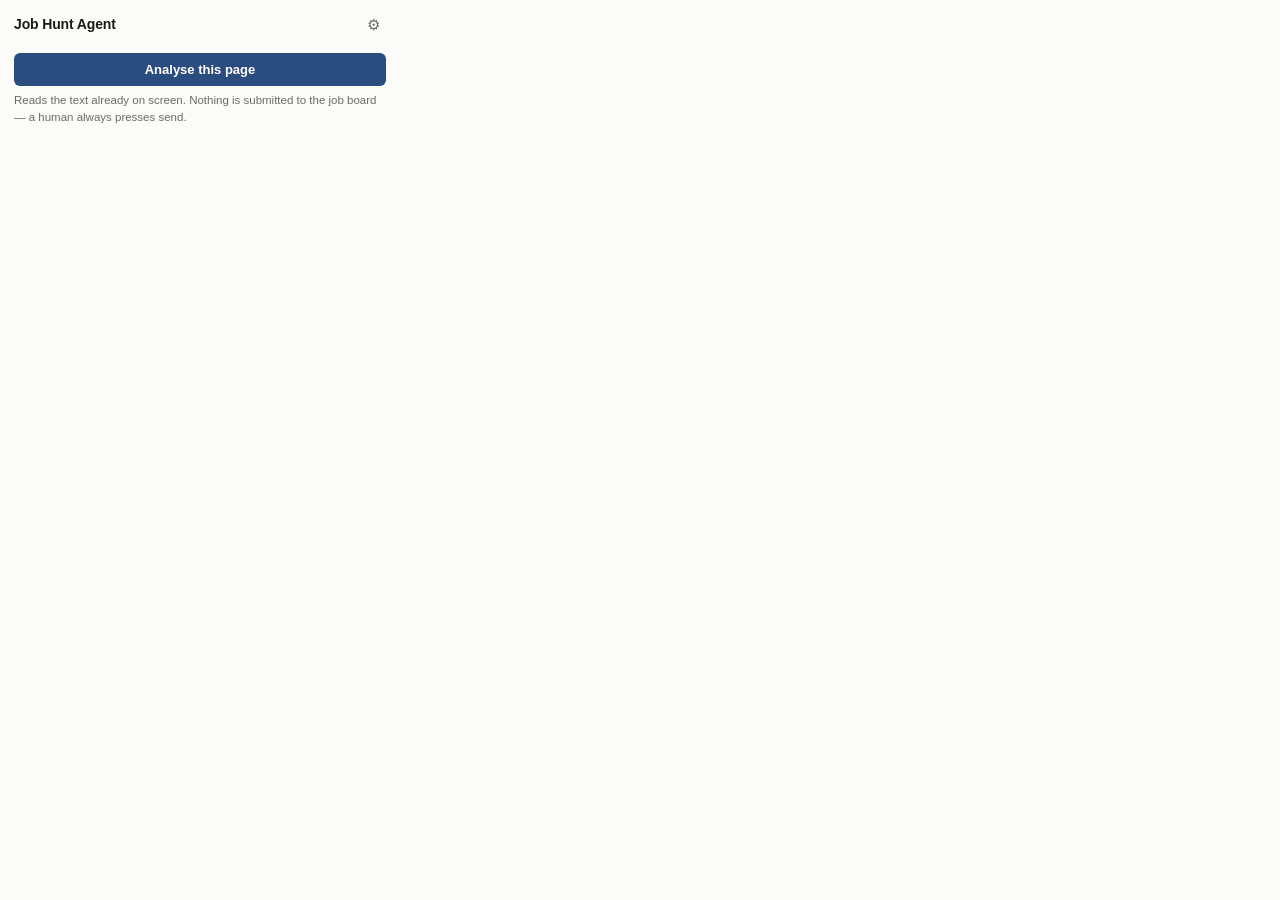
<file: extension/popup.html>
<!doctype html>
<html lang="en">
<head>
  <meta charset="utf-8">
  <link rel="stylesheet" href="popup.css">
  <title>Job Hunt Agent</title>
</head>
<body>
  <header>
    <h1>Job Hunt Agent</h1>
    <button id="settings-toggle" type="button" title="Settings" aria-label="Settings">⚙</button>
  </header>

  <section id="settings" hidden>
    <label for="api-base">API base URL</label>
    <input id="api-base" type="url" placeholder="https://your-app.azurecontainerapps.io" spellcheck="false">
    <p class="hint">Your deployed instance. The extension asks for permission to
      talk to this origin and nothing else.</p>
    <button id="save-settings" type="button" class="primary">Save</button>
    <p id="settings-status" class="status" role="status"></p>
  </section>

  <section id="main">
    <p id="page-hint" class="hint"></p>
    <button id="analyse" type="button" class="primary">Analyse this page</button>
    <p class="hint tiny">Reads the text already on screen. Nothing is submitted
      to the job board — a human always presses send.</p>
  </section>

  <section id="status-area" hidden>
    <p id="status" class="status" role="status"></p>
  </section>

  <section id="result" hidden>
    <p id="headline"></p>
    <p id="summary" class="hint"></p>
    <div id="verdicts"></div>
    <h2>Suggested bullets</h2>
    <div id="bullets"></div>
    <p class="hint tiny" id="trace-note"></p>
  </section>

  <script src="popup.js"></script>
</body>
</html>
</file>
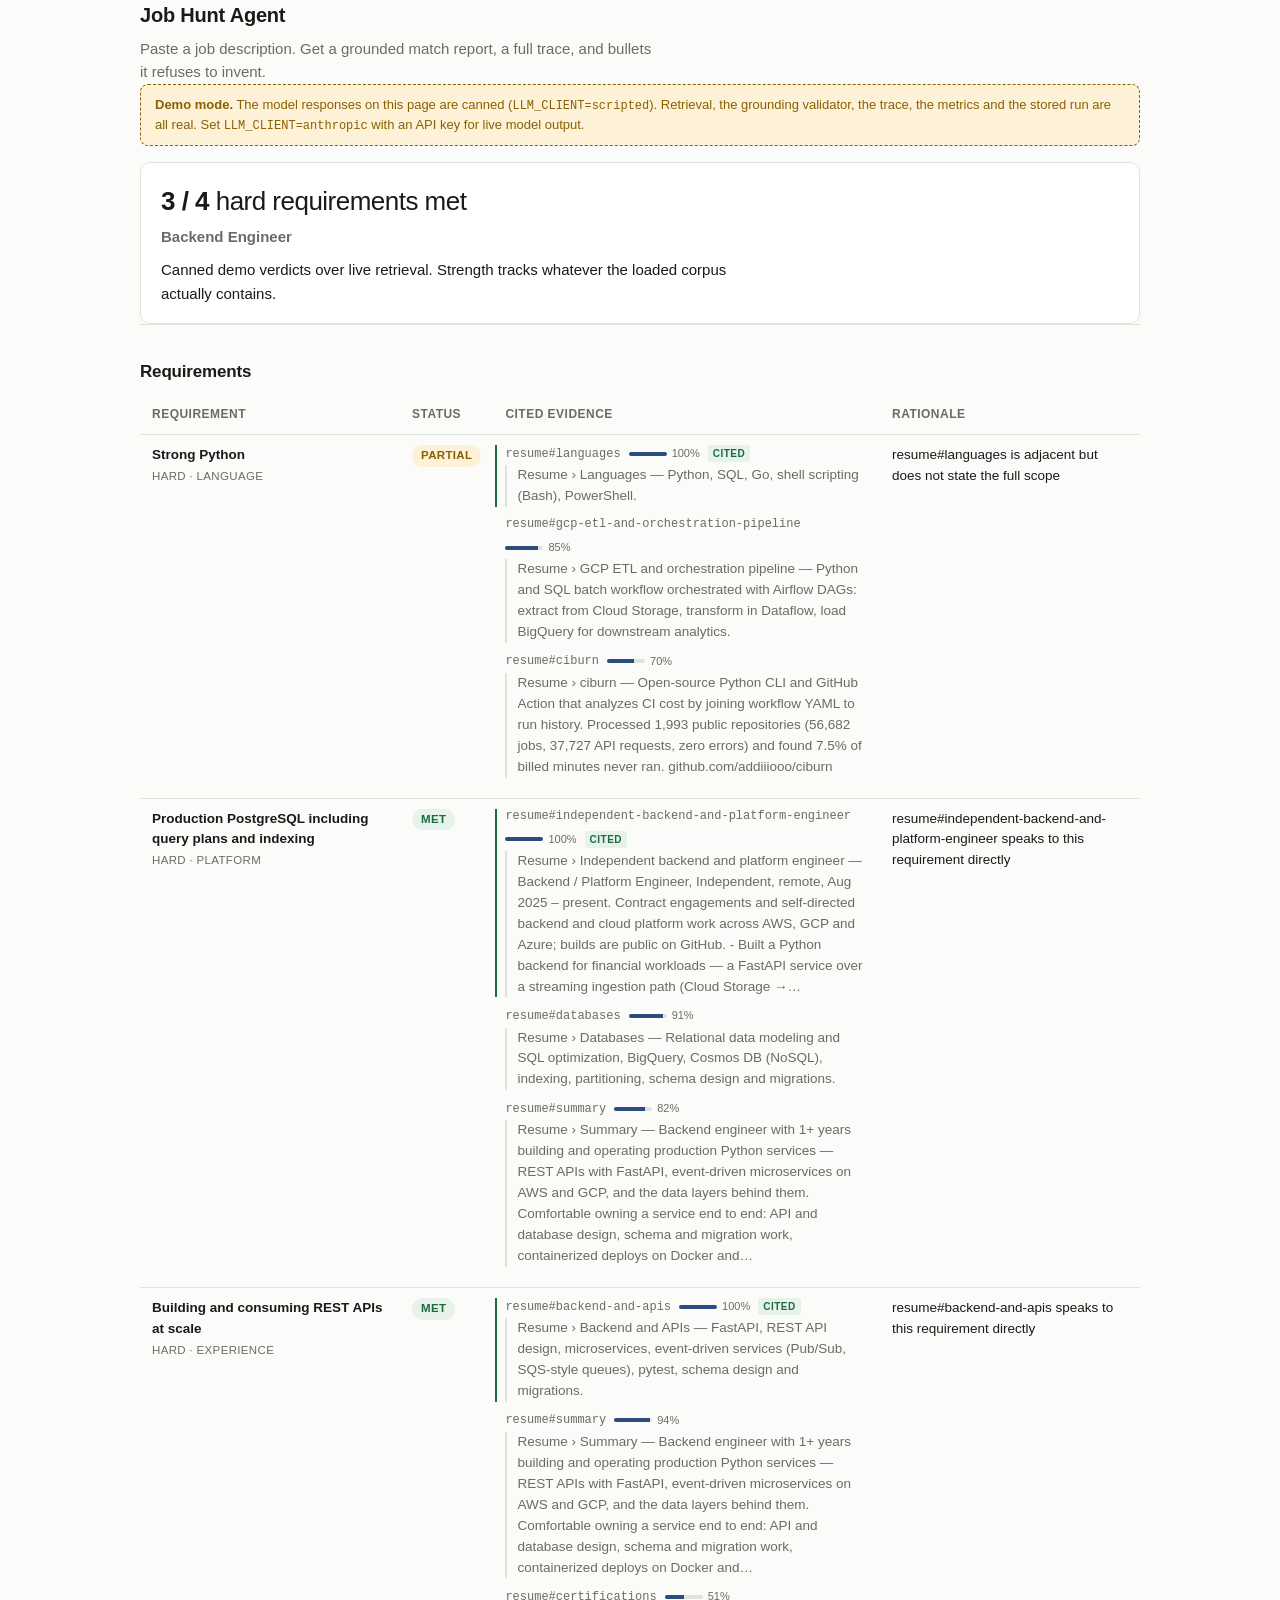
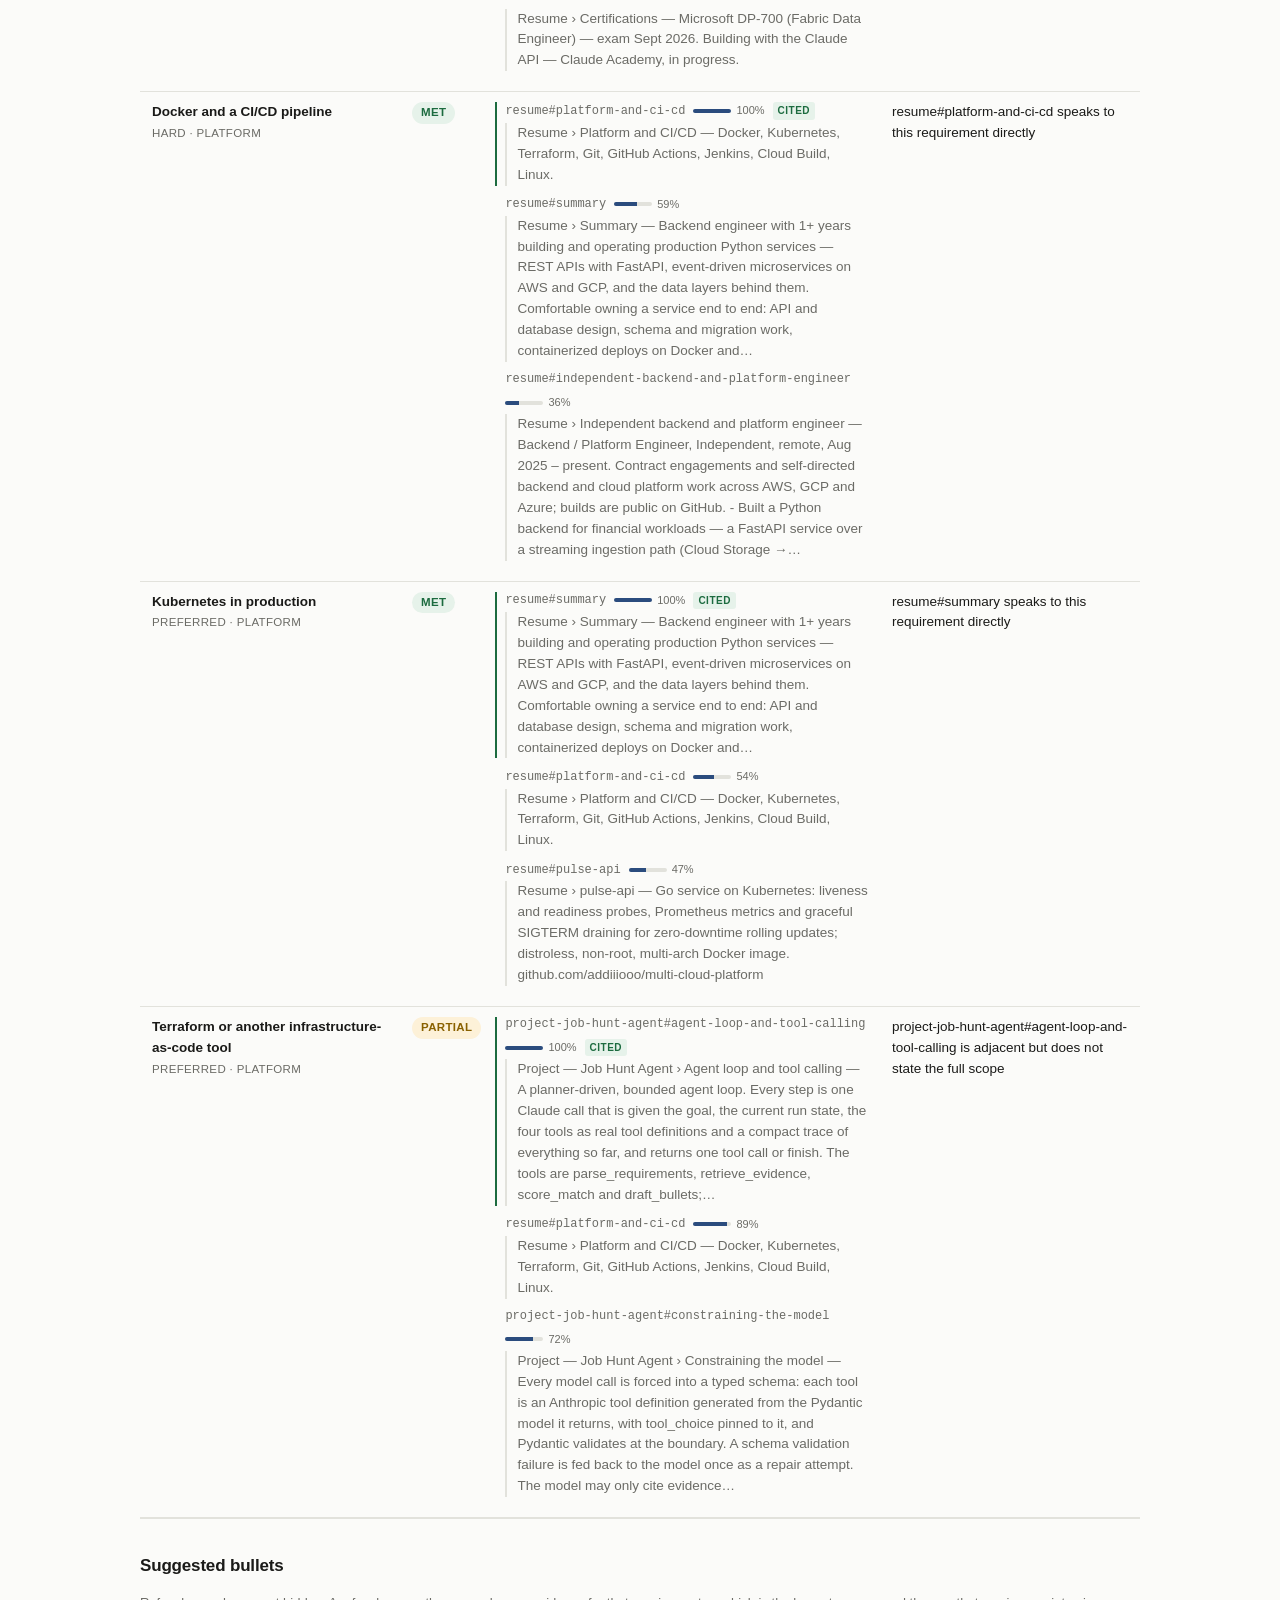
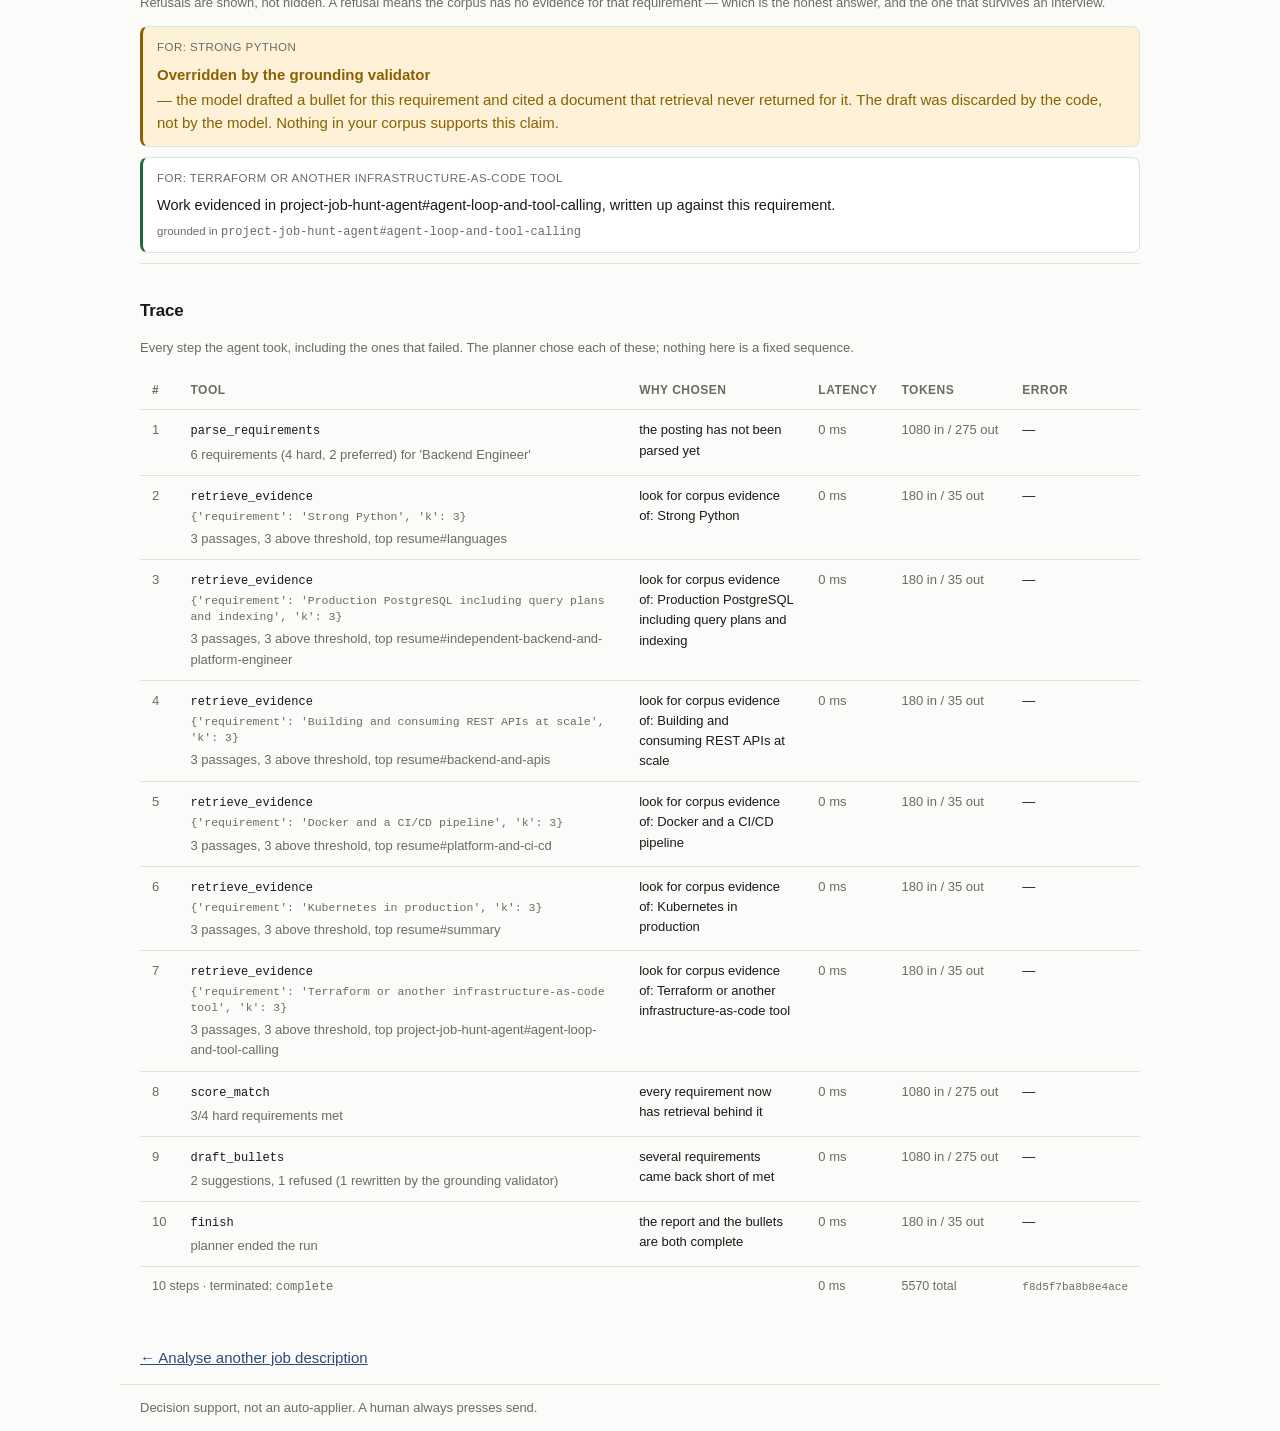
<file: samples/scripted-run.html>
<!doctype html>
<html lang="en">
<head>
  <meta charset="utf-8">
  <meta name="viewport" content="width=device-width, initial-scale=1">
  <title>Match report — Job Hunt Agent</title>
  <style>
:root {
  --bg: #fbfbf9; --fg: #1a1a18; --muted: #6b6b66; --line: #e2e2dc;
  --card: #ffffff; --met: #1c6b3f; --met-bg: #e6f2ea;
  --partial: #8a6100; --partial-bg: #fdf1d8; --gap: #9a2c2c; --gap-bg: #fbe9e9;
  --accent: #2b4c7e;
}
@media (prefers-color-scheme: dark) {
  :root {
    --bg: #16161a; --fg: #ececea; --muted: #9a9a94; --line: #34343a;
    --card: #1e1e23; --met: #7cd6a3; --met-bg: #14301f;
    --partial: #e9c46a; --partial-bg: #33290f; --gap: #f08a8a; --gap-bg: #341818;
    --accent: #8fb2e8;
  }
}
* { box-sizing: border-box; }
body { margin: 0; background: var(--bg); color: var(--fg);
  font: 15px/1.55 ui-sans-serif, -apple-system, "Segoe UI", Roboto, Helvetica, Arial, sans-serif; }
.wrap { max-width: 1040px; margin: 0 auto; padding: 0 20px; }
header { padding: 32px 0 8px; }
.brand { font-size: 20px; font-weight: 650; color: var(--fg); text-decoration: none; letter-spacing: -0.01em; }
.tagline { color: var(--muted); margin: 6px 0 0; max-width: 62ch; }
main { padding: 20px 0 48px; }
footer { border-top: 1px solid var(--line); padding: 16px 0 40px; color: var(--muted); font-size: 13px; }
label { display: block; font-weight: 600; margin-bottom: 6px; }
textarea { width: 100%; padding: 12px; border: 1px solid var(--line); border-radius: 8px;
  background: var(--card); color: var(--fg); font: 13px/1.5 ui-monospace, SFMono-Regular, Menlo, monospace; resize: vertical; }
button { margin-top: 12px; padding: 10px 20px; font-size: 15px; font-weight: 600;
  background: var(--accent); color: #fff; border: 0; border-radius: 8px; cursor: pointer; }
button:hover { filter: brightness(1.08); }
.note { color: var(--muted); font-size: 13px; }

/* ---- result page ---- */
h2 { font-size: 17px; margin: 34px 0 10px; letter-spacing: -0.01em; }
section + section { border-top: 1px solid var(--line); }
.headline { background: var(--card); border: 1px solid var(--line); border-radius: 10px; padding: 18px 20px; }
.headline .score { font-size: 26px; margin: 0; letter-spacing: -0.02em; }
.headline .role { margin: 4px 0 0; color: var(--muted); font-weight: 600; }
.headline .summary { margin: 10px 0 0; max-width: 72ch; }
.banner { margin: 12px 0 0; padding: 8px 12px; border-radius: 6px;
  background: var(--partial-bg); color: var(--partial); font-size: 13px; }

table { width: 100%; border-collapse: collapse; font-size: 13.5px; }
th, td { text-align: left; vertical-align: top; padding: 10px 12px; border-bottom: 1px solid var(--line); }
th { font-size: 12px; text-transform: uppercase; letter-spacing: 0.04em; color: var(--muted); font-weight: 600; }
tfoot td { border-bottom: 0; color: var(--muted); font-size: 12.5px; }

.reqs td:first-child { width: 26%; }
.reqs td:nth-child(2) { width: 84px; }
.reqs td:last-child { width: 26%; }
.req-text { display: block; font-weight: 600; }
.tags { color: var(--muted); font-size: 11.5px; text-transform: uppercase; letter-spacing: 0.03em; }
.rationale { color: var(--fg); }

.pill { display: inline-block; padding: 2px 9px; border-radius: 999px; font-size: 11.5px;
  font-weight: 700; text-transform: uppercase; letter-spacing: 0.03em; }
.pill-met { background: var(--met-bg); color: var(--met); }
.pill-partial { background: var(--partial-bg); color: var(--partial); }
.pill-gap { background: var(--gap-bg); color: var(--gap); }

.ev { margin: 0 0 10px; }
.ev figcaption { font-size: 11.5px; color: var(--muted); }
.ev blockquote { margin: 3px 0 0; padding-left: 10px; border-left: 2px solid var(--line); color: var(--muted); }
.ev .score { opacity: 0.75; }
.none { color: var(--muted); font-style: italic; }

.bullets { list-style: none; padding: 0; margin: 0; }
.bullets li { border: 1px solid var(--line); border-radius: 8px; padding: 12px 14px; margin-bottom: 10px; background: var(--card); }
.bullets li.refused { border-left: 3px solid var(--gap); }
.bullets li.drafted { border-left: 3px solid var(--met); }
.bullets .for { margin: 0 0 6px; font-size: 11.5px; text-transform: uppercase;
  letter-spacing: 0.04em; color: var(--muted); }
.bullets .bullet { margin: 0; font-size: 14.5px; }
.bullets .refusal { margin: 0; color: var(--gap); }
.bullets .grounded { margin: 6px 0 0; font-size: 11.5px; color: var(--muted); }

.trace { font-size: 13px; }
.trace td.num { white-space: nowrap; font-variant-numeric: tabular-nums; color: var(--muted); }
.trace .why { max-width: 30ch; }
.trace .args { font: 11.5px/1.4 ui-monospace, SFMono-Regular, Menlo, monospace;
  color: var(--muted); margin-top: 3px; word-break: break-word; }
.trace .result-summary { margin-top: 4px; color: var(--muted); }
.trace tr.step-error { background: var(--gap-bg); }
.err { color: var(--gap); font-weight: 600; }
.rid { font: 11px ui-monospace, SFMono-Regular, Menlo, monospace; color: var(--muted); }

code { font: 12px ui-monospace, SFMono-Regular, Menlo, monospace; }
.back { display: inline-block; margin-top: 24px; color: var(--accent); }

@media (max-width: 720px) {
  table, thead, tbody, tfoot, tr, th, td { display: block; }
  thead { display: none; }
  tr { border-bottom: 1px solid var(--line); padding: 8px 0; }
  td { border: 0; padding: 4px 0; }
  .reqs td:first-child, .reqs td:nth-child(2), .reqs td:last-child { width: auto; }
}

/* ---- evidence relevance ---- */
.ev.is-cited { border-left: 2px solid var(--met); padding-left: 8px; margin-left: -10px; }
.ev figcaption { display: flex; align-items: center; gap: 8px; flex-wrap: wrap; }
.rel { display: inline-flex; align-items: center; gap: 5px; color: var(--muted);
  font-variant-numeric: tabular-nums; font-size: 11px; }
.relbar { display: inline-block; width: 38px; height: 4px; border-radius: 2px;
  background: var(--line); overflow: hidden; }
.relfill { display: block; height: 100%; background: var(--accent); }
.cited-tag { font-size: 10px; font-weight: 700; letter-spacing: 0.05em; text-transform: uppercase;
  color: var(--met); background: var(--met-bg); border-radius: 3px; padding: 1px 5px; }
.weak-note { margin: 2px 0 0; font-size: 11.5px; color: var(--muted); font-style: italic; }

/* ---- validator override, visually distinct from a model refusal ---- */
.bullets li.refused.override { border-left: 3px solid var(--partial); background: var(--partial-bg); }
.refusal.override { color: var(--partial); }
.refusal.override strong { display: block; margin-bottom: 2px; }

.demo-banner { margin: 0 0 16px; padding: 10px 14px; border-radius: 8px;
  border: 1px dashed var(--partial); background: var(--partial-bg); color: var(--partial);
  font-size: 13px; }

</style>
</head>
<body>
  <header class="wrap">
    <a class="brand" href="/">Job&nbsp;Hunt&nbsp;Agent</a>
    <p class="tagline">Paste a job description. Get a grounded match report, a full trace, and bullets it refuses to invent.</p>
  </header>
  <main class="wrap">
    




<p class="demo-banner"><strong>Demo mode.</strong> The model responses on this page are
canned (<code>LLM_CLIENT=scripted</code>). Retrieval, the grounding validator, the trace,
the metrics and the stored run are all real. Set <code>LLM_CLIENT=anthropic</code> with an
API key for live model output.</p>


<section class="headline">
  <p class="score"><strong>3 / 4</strong> hard requirements met</p>
  <p class="role">Backend Engineer</p>
  <p class="summary">Canned demo verdicts over live retrieval. Strength tracks whatever the loaded corpus actually contains.</p>
  
</section>

<section>
  <h2>Requirements</h2>
  
  <table class="reqs">
    <thead>
      <tr><th scope="col">Requirement</th><th scope="col">Status</th><th scope="col">Cited evidence</th><th scope="col">Rationale</th></tr>
    </thead>
    <tbody>
      
      <tr>
        <td>
          <span class="req-text">Strong Python</span>
          <span class="tags">hard · language</span>
        </td>
        <td><span class="pill pill-partial">partial</span></td>
        <td>
            
            
            <figure class="ev is-cited">
              <figcaption>
                <code>resume#languages</code>
                <span class="rel" title="relevance, relative to the best passage for this requirement">
                  <span class="relbar"><span class="relfill" style="width: 100%"></span></span>100%
                </span>
                <span class="cited-tag">cited</span>
              </figcaption>
              <blockquote>Resume › Languages — Python, SQL, Go, shell scripting (Bash), PowerShell.</blockquote>
            </figure>
            
            
            <figure class="ev">
              <figcaption>
                <code>resume#gcp-etl-and-orchestration-pipeline</code>
                <span class="rel" title="relevance, relative to the best passage for this requirement">
                  <span class="relbar"><span class="relfill" style="width: 85%"></span></span>85%
                </span>
                
              </figcaption>
              <blockquote>Resume › GCP ETL and orchestration pipeline — Python and SQL batch workflow orchestrated with Airflow DAGs: extract from Cloud Storage, transform in Dataflow, load BigQuery for downstream analytics.</blockquote>
            </figure>
            
            
            <figure class="ev">
              <figcaption>
                <code>resume#ciburn</code>
                <span class="rel" title="relevance, relative to the best passage for this requirement">
                  <span class="relbar"><span class="relfill" style="width: 70%"></span></span>70%
                </span>
                
              </figcaption>
              <blockquote>Resume › ciburn — Open-source Python CLI and GitHub Action that analyzes CI cost by joining workflow YAML to run history. Processed 1,993 public repositories (56,682 jobs, 37,727 API requests, zero errors) and found 7.5% of billed minutes never ran. github.com/addiiiooo/ciburn</blockquote>
            </figure>
            
            
          
        </td>
        <td class="rationale">resume#languages is adjacent but does not state the full scope</td>
      </tr>
      
      <tr>
        <td>
          <span class="req-text">Production PostgreSQL including query plans and indexing</span>
          <span class="tags">hard · platform</span>
        </td>
        <td><span class="pill pill-met">met</span></td>
        <td>
            
            
            <figure class="ev is-cited">
              <figcaption>
                <code>resume#independent-backend-and-platform-engineer</code>
                <span class="rel" title="relevance, relative to the best passage for this requirement">
                  <span class="relbar"><span class="relfill" style="width: 100%"></span></span>100%
                </span>
                <span class="cited-tag">cited</span>
              </figcaption>
              <blockquote>Resume › Independent backend and platform engineer — Backend / Platform Engineer, Independent, remote, Aug 2025 – present. Contract engagements and self-directed backend and cloud platform work across AWS, GCP and Azure; builds are public on GitHub. - Built a Python backend for financial workloads — a FastAPI service over a streaming ingestion path (Cloud Storage →…</blockquote>
            </figure>
            
            
            <figure class="ev">
              <figcaption>
                <code>resume#databases</code>
                <span class="rel" title="relevance, relative to the best passage for this requirement">
                  <span class="relbar"><span class="relfill" style="width: 91%"></span></span>91%
                </span>
                
              </figcaption>
              <blockquote>Resume › Databases — Relational data modeling and SQL optimization, BigQuery, Cosmos DB (NoSQL), indexing, partitioning, schema design and migrations.</blockquote>
            </figure>
            
            
            <figure class="ev">
              <figcaption>
                <code>resume#summary</code>
                <span class="rel" title="relevance, relative to the best passage for this requirement">
                  <span class="relbar"><span class="relfill" style="width: 82%"></span></span>82%
                </span>
                
              </figcaption>
              <blockquote>Resume › Summary — Backend engineer with 1+ years building and operating production Python services — REST APIs with FastAPI, event-driven microservices on AWS and GCP, and the data layers behind them. Comfortable owning a service end to end: API and database design, schema and migration work, containerized deploys on Docker and…</blockquote>
            </figure>
            
            
          
        </td>
        <td class="rationale">resume#independent-backend-and-platform-engineer speaks to this requirement directly</td>
      </tr>
      
      <tr>
        <td>
          <span class="req-text">Building and consuming REST APIs at scale</span>
          <span class="tags">hard · experience</span>
        </td>
        <td><span class="pill pill-met">met</span></td>
        <td>
            
            
            <figure class="ev is-cited">
              <figcaption>
                <code>resume#backend-and-apis</code>
                <span class="rel" title="relevance, relative to the best passage for this requirement">
                  <span class="relbar"><span class="relfill" style="width: 100%"></span></span>100%
                </span>
                <span class="cited-tag">cited</span>
              </figcaption>
              <blockquote>Resume › Backend and APIs — FastAPI, REST API design, microservices, event-driven services (Pub/Sub, SQS-style queues), pytest, schema design and migrations.</blockquote>
            </figure>
            
            
            <figure class="ev">
              <figcaption>
                <code>resume#summary</code>
                <span class="rel" title="relevance, relative to the best passage for this requirement">
                  <span class="relbar"><span class="relfill" style="width: 94%"></span></span>94%
                </span>
                
              </figcaption>
              <blockquote>Resume › Summary — Backend engineer with 1+ years building and operating production Python services — REST APIs with FastAPI, event-driven microservices on AWS and GCP, and the data layers behind them. Comfortable owning a service end to end: API and database design, schema and migration work, containerized deploys on Docker and…</blockquote>
            </figure>
            
            
            <figure class="ev">
              <figcaption>
                <code>resume#certifications</code>
                <span class="rel" title="relevance, relative to the best passage for this requirement">
                  <span class="relbar"><span class="relfill" style="width: 51%"></span></span>51%
                </span>
                
              </figcaption>
              <blockquote>Resume › Certifications — Microsoft DP-700 (Fabric Data Engineer) — exam Sept 2026. Building with the Claude API — Claude Academy, in progress.</blockquote>
            </figure>
            
            
          
        </td>
        <td class="rationale">resume#backend-and-apis speaks to this requirement directly</td>
      </tr>
      
      <tr>
        <td>
          <span class="req-text">Docker and a CI/CD pipeline</span>
          <span class="tags">hard · platform</span>
        </td>
        <td><span class="pill pill-met">met</span></td>
        <td>
            
            
            <figure class="ev is-cited">
              <figcaption>
                <code>resume#platform-and-ci-cd</code>
                <span class="rel" title="relevance, relative to the best passage for this requirement">
                  <span class="relbar"><span class="relfill" style="width: 100%"></span></span>100%
                </span>
                <span class="cited-tag">cited</span>
              </figcaption>
              <blockquote>Resume › Platform and CI/CD — Docker, Kubernetes, Terraform, Git, GitHub Actions, Jenkins, Cloud Build, Linux.</blockquote>
            </figure>
            
            
            <figure class="ev">
              <figcaption>
                <code>resume#summary</code>
                <span class="rel" title="relevance, relative to the best passage for this requirement">
                  <span class="relbar"><span class="relfill" style="width: 59%"></span></span>59%
                </span>
                
              </figcaption>
              <blockquote>Resume › Summary — Backend engineer with 1+ years building and operating production Python services — REST APIs with FastAPI, event-driven microservices on AWS and GCP, and the data layers behind them. Comfortable owning a service end to end: API and database design, schema and migration work, containerized deploys on Docker and…</blockquote>
            </figure>
            
            
            <figure class="ev">
              <figcaption>
                <code>resume#independent-backend-and-platform-engineer</code>
                <span class="rel" title="relevance, relative to the best passage for this requirement">
                  <span class="relbar"><span class="relfill" style="width: 36%"></span></span>36%
                </span>
                
              </figcaption>
              <blockquote>Resume › Independent backend and platform engineer — Backend / Platform Engineer, Independent, remote, Aug 2025 – present. Contract engagements and self-directed backend and cloud platform work across AWS, GCP and Azure; builds are public on GitHub. - Built a Python backend for financial workloads — a FastAPI service over a streaming ingestion path (Cloud Storage →…</blockquote>
            </figure>
            
            
          
        </td>
        <td class="rationale">resume#platform-and-ci-cd speaks to this requirement directly</td>
      </tr>
      
      <tr>
        <td>
          <span class="req-text">Kubernetes in production</span>
          <span class="tags">preferred · platform</span>
        </td>
        <td><span class="pill pill-met">met</span></td>
        <td>
            
            
            <figure class="ev is-cited">
              <figcaption>
                <code>resume#summary</code>
                <span class="rel" title="relevance, relative to the best passage for this requirement">
                  <span class="relbar"><span class="relfill" style="width: 100%"></span></span>100%
                </span>
                <span class="cited-tag">cited</span>
              </figcaption>
              <blockquote>Resume › Summary — Backend engineer with 1+ years building and operating production Python services — REST APIs with FastAPI, event-driven microservices on AWS and GCP, and the data layers behind them. Comfortable owning a service end to end: API and database design, schema and migration work, containerized deploys on Docker and…</blockquote>
            </figure>
            
            
            <figure class="ev">
              <figcaption>
                <code>resume#platform-and-ci-cd</code>
                <span class="rel" title="relevance, relative to the best passage for this requirement">
                  <span class="relbar"><span class="relfill" style="width: 54%"></span></span>54%
                </span>
                
              </figcaption>
              <blockquote>Resume › Platform and CI/CD — Docker, Kubernetes, Terraform, Git, GitHub Actions, Jenkins, Cloud Build, Linux.</blockquote>
            </figure>
            
            
            <figure class="ev">
              <figcaption>
                <code>resume#pulse-api</code>
                <span class="rel" title="relevance, relative to the best passage for this requirement">
                  <span class="relbar"><span class="relfill" style="width: 47%"></span></span>47%
                </span>
                
              </figcaption>
              <blockquote>Resume › pulse-api — Go service on Kubernetes: liveness and readiness probes, Prometheus metrics and graceful SIGTERM draining for zero-downtime rolling updates; distroless, non-root, multi-arch Docker image. github.com/addiiiooo/multi-cloud-platform</blockquote>
            </figure>
            
            
          
        </td>
        <td class="rationale">resume#summary speaks to this requirement directly</td>
      </tr>
      
      <tr>
        <td>
          <span class="req-text">Terraform or another infrastructure-as-code tool</span>
          <span class="tags">preferred · platform</span>
        </td>
        <td><span class="pill pill-partial">partial</span></td>
        <td>
            
            
            <figure class="ev is-cited">
              <figcaption>
                <code>project-job-hunt-agent#agent-loop-and-tool-calling</code>
                <span class="rel" title="relevance, relative to the best passage for this requirement">
                  <span class="relbar"><span class="relfill" style="width: 100%"></span></span>100%
                </span>
                <span class="cited-tag">cited</span>
              </figcaption>
              <blockquote>Project — Job Hunt Agent › Agent loop and tool calling — A planner-driven, bounded agent loop. Every step is one Claude call that is given the goal, the current run state, the four tools as real tool definitions and a compact trace of everything so far, and returns one tool call or finish. The tools are parse_requirements, retrieve_evidence, score_match and draft_bullets;…</blockquote>
            </figure>
            
            
            <figure class="ev">
              <figcaption>
                <code>resume#platform-and-ci-cd</code>
                <span class="rel" title="relevance, relative to the best passage for this requirement">
                  <span class="relbar"><span class="relfill" style="width: 89%"></span></span>89%
                </span>
                
              </figcaption>
              <blockquote>Resume › Platform and CI/CD — Docker, Kubernetes, Terraform, Git, GitHub Actions, Jenkins, Cloud Build, Linux.</blockquote>
            </figure>
            
            
            <figure class="ev">
              <figcaption>
                <code>project-job-hunt-agent#constraining-the-model</code>
                <span class="rel" title="relevance, relative to the best passage for this requirement">
                  <span class="relbar"><span class="relfill" style="width: 72%"></span></span>72%
                </span>
                
              </figcaption>
              <blockquote>Project — Job Hunt Agent › Constraining the model — Every model call is forced into a typed schema: each tool is an Anthropic tool definition generated from the Pydantic model it returns, with tool_choice pinned to it, and Pydantic validates at the boundary. A schema validation failure is fed back to the model once as a repair attempt. The model may only cite evidence…</blockquote>
            </figure>
            
            
          
        </td>
        <td class="rationale">project-job-hunt-agent#agent-loop-and-tool-calling is adjacent but does not state the full scope</td>
      </tr>
      
    </tbody>
  </table>
  
</section>

<section>
  <h2>Suggested bullets</h2>
  <p class="note">Refusals are shown, not hidden. A refusal means the corpus has no evidence for that requirement — which is the honest answer, and the one that survives an interview.</p>
  
  <ul class="bullets">
    
    <li class="refused override">
      <p class="for">for: Strong Python</p>
      
        
        <p class="refusal override">
          <strong>Overridden by the grounding validator</strong> — the model drafted a bullet
          for this requirement and cited a document that retrieval never returned for it.
          The draft was discarded by the code, not by the model. Nothing in your corpus
          supports this claim.
        </p>
        
      
    </li>
    
    <li class="drafted">
      <p class="for">for: Terraform or another infrastructure-as-code tool</p>
      
        <p class="bullet">Work evidenced in project-job-hunt-agent#agent-loop-and-tool-calling, written up against this requirement.</p>
        <p class="grounded">grounded in <code>project-job-hunt-agent#agent-loop-and-tool-calling</code></p>
      
    </li>
    
  </ul>
  
</section>

<section>
  <h2>Trace</h2>
  <p class="note">Every step the agent took, including the ones that failed. The planner chose each of these; nothing here is a fixed sequence.</p>
  <table class="trace">
    <thead>
      <tr>
        <th scope="col">#</th><th scope="col">Tool</th><th scope="col">Why chosen</th>
        <th scope="col">Latency</th><th scope="col">Tokens</th><th scope="col">Error</th>
      </tr>
    </thead>
    <tbody>
      
      <tr class="">
        <td class="num">1</td>
        <td>
          <code>parse_requirements</code>
          
          <div class="result-summary">6 requirements (4 hard, 2 preferred) for &#39;Backend Engineer&#39;</div>
        </td>
        <td class="why">the posting has not been parsed yet</td>
        <td class="num">0 ms</td>
        <td class="num">1080&nbsp;in / 275&nbsp;out</td>
        <td>—</td>
      </tr>
      
      <tr class="">
        <td class="num">2</td>
        <td>
          <code>retrieve_evidence</code>
          <div class="args">{&#39;requirement&#39;: &#39;Strong Python&#39;, &#39;k&#39;: 3}</div>
          <div class="result-summary">3 passages, 3 above threshold, top resume#languages</div>
        </td>
        <td class="why">look for corpus evidence of: Strong Python</td>
        <td class="num">0 ms</td>
        <td class="num">180&nbsp;in / 35&nbsp;out</td>
        <td>—</td>
      </tr>
      
      <tr class="">
        <td class="num">3</td>
        <td>
          <code>retrieve_evidence</code>
          <div class="args">{&#39;requirement&#39;: &#39;Production PostgreSQL including query plans and indexing&#39;, &#39;k&#39;: 3}</div>
          <div class="result-summary">3 passages, 3 above threshold, top resume#independent-backend-and-platform-engineer</div>
        </td>
        <td class="why">look for corpus evidence of: Production PostgreSQL including query plans and indexing</td>
        <td class="num">0 ms</td>
        <td class="num">180&nbsp;in / 35&nbsp;out</td>
        <td>—</td>
      </tr>
      
      <tr class="">
        <td class="num">4</td>
        <td>
          <code>retrieve_evidence</code>
          <div class="args">{&#39;requirement&#39;: &#39;Building and consuming REST APIs at scale&#39;, &#39;k&#39;: 3}</div>
          <div class="result-summary">3 passages, 3 above threshold, top resume#backend-and-apis</div>
        </td>
        <td class="why">look for corpus evidence of: Building and consuming REST APIs at scale</td>
        <td class="num">0 ms</td>
        <td class="num">180&nbsp;in / 35&nbsp;out</td>
        <td>—</td>
      </tr>
      
      <tr class="">
        <td class="num">5</td>
        <td>
          <code>retrieve_evidence</code>
          <div class="args">{&#39;requirement&#39;: &#39;Docker and a CI/CD pipeline&#39;, &#39;k&#39;: 3}</div>
          <div class="result-summary">3 passages, 3 above threshold, top resume#platform-and-ci-cd</div>
        </td>
        <td class="why">look for corpus evidence of: Docker and a CI/CD pipeline</td>
        <td class="num">0 ms</td>
        <td class="num">180&nbsp;in / 35&nbsp;out</td>
        <td>—</td>
      </tr>
      
      <tr class="">
        <td class="num">6</td>
        <td>
          <code>retrieve_evidence</code>
          <div class="args">{&#39;requirement&#39;: &#39;Kubernetes in production&#39;, &#39;k&#39;: 3}</div>
          <div class="result-summary">3 passages, 3 above threshold, top resume#summary</div>
        </td>
        <td class="why">look for corpus evidence of: Kubernetes in production</td>
        <td class="num">0 ms</td>
        <td class="num">180&nbsp;in / 35&nbsp;out</td>
        <td>—</td>
      </tr>
      
      <tr class="">
        <td class="num">7</td>
        <td>
          <code>retrieve_evidence</code>
          <div class="args">{&#39;requirement&#39;: &#39;Terraform or another infrastructure-as-code tool&#39;, &#39;k&#39;: 3}</div>
          <div class="result-summary">3 passages, 3 above threshold, top project-job-hunt-agent#agent-loop-and-tool-calling</div>
        </td>
        <td class="why">look for corpus evidence of: Terraform or another infrastructure-as-code tool</td>
        <td class="num">0 ms</td>
        <td class="num">180&nbsp;in / 35&nbsp;out</td>
        <td>—</td>
      </tr>
      
      <tr class="">
        <td class="num">8</td>
        <td>
          <code>score_match</code>
          
          <div class="result-summary">3/4 hard requirements met</div>
        </td>
        <td class="why">every requirement now has retrieval behind it</td>
        <td class="num">0 ms</td>
        <td class="num">1080&nbsp;in / 275&nbsp;out</td>
        <td>—</td>
      </tr>
      
      <tr class="">
        <td class="num">9</td>
        <td>
          <code>draft_bullets</code>
          
          <div class="result-summary">2 suggestions, 1 refused (1 rewritten by the grounding validator)</div>
        </td>
        <td class="why">several requirements came back short of met</td>
        <td class="num">0 ms</td>
        <td class="num">1080&nbsp;in / 275&nbsp;out</td>
        <td>—</td>
      </tr>
      
      <tr class="">
        <td class="num">10</td>
        <td>
          <code>finish</code>
          
          <div class="result-summary">planner ended the run</div>
        </td>
        <td class="why">the report and the bullets are both complete</td>
        <td class="num">0 ms</td>
        <td class="num">180&nbsp;in / 35&nbsp;out</td>
        <td>—</td>
      </tr>
      
    </tbody>
    <tfoot>
      <tr>
        <td colspan="3">10 steps · terminated: <code>complete</code></td>
        <td class="num">0 ms</td>
        <td class="num">5570 total</td>
        <td><span class="rid">f8d5f7ba8b8e4ace</span></td>
      </tr>
    </tfoot>
  </table>
</section>

<p><a class="back" href="/">← Analyse another job description</a></p>

  </main>
  <footer class="wrap">
    <p>Decision support, not an auto-applier. A human always presses send.</p>
  </footer>
</body>
</html>
</file>
<file: extension/popup.css>
:root {
  --bg: #fbfbf9; --fg: #1a1a18; --muted: #6b6b66; --line: #e2e2dc; --card: #fff;
  --met: #1c6b3f; --met-bg: #e6f2ea; --partial: #8a6100; --partial-bg: #fdf1d8;
  --gap: #9a2c2c; --gap-bg: #fbe9e9; --accent: #2b4c7e;
}
@media (prefers-color-scheme: dark) {
  :root {
    --bg: #16161a; --fg: #ececea; --muted: #9a9a94; --line: #34343a; --card: #1e1e23;
    --met: #7cd6a3; --met-bg: #14301f; --partial: #e9c46a; --partial-bg: #33290f;
    --gap: #f08a8a; --gap-bg: #341818; --accent: #8fb2e8;
  }
}
* { box-sizing: border-box; }
body { width: 400px; max-height: 580px; overflow-y: auto; margin: 0; padding: 14px;
  background: var(--bg); color: var(--fg);
  font: 13px/1.5 ui-sans-serif, -apple-system, "Segoe UI", Roboto, sans-serif; }
header { display: flex; align-items: center; justify-content: space-between; margin-bottom: 10px; }
h1 { font-size: 14px; margin: 0; letter-spacing: -0.01em; }
h2 { font-size: 12px; text-transform: uppercase; letter-spacing: 0.05em;
  color: var(--muted); margin: 16px 0 6px; }
#settings-toggle { background: none; border: 0; cursor: pointer; font-size: 15px; color: var(--muted); }
label { display: block; font-weight: 600; margin-bottom: 4px; }
input { width: 100%; padding: 7px 9px; border: 1px solid var(--line); border-radius: 6px;
  background: var(--card); color: var(--fg); font: 12px ui-monospace, Menlo, monospace; }
button.primary { width: 100%; margin-top: 8px; padding: 9px; border: 0; border-radius: 6px;
  background: var(--accent); color: #fff; font-size: 13px; font-weight: 600; cursor: pointer; }
button.primary:disabled { opacity: 0.55; cursor: default; }
.hint { color: var(--muted); margin: 6px 0; }
.tiny { font-size: 11.5px; }
.status { margin: 8px 0 0; }
.status.error { color: var(--gap); }
#headline { font-size: 17px; font-weight: 650; margin: 4px 0; letter-spacing: -0.02em; }
.verdict { border-top: 1px solid var(--line); padding: 7px 0; }
.verdict-head { display: flex; gap: 7px; align-items: baseline; }
.pill { flex: none; padding: 1px 7px; border-radius: 999px; font-size: 10px; font-weight: 700;
  text-transform: uppercase; letter-spacing: 0.04em; }
.pill.met { background: var(--met-bg); color: var(--met); }
.pill.partial { background: var(--partial-bg); color: var(--partial); }
.pill.gap { background: var(--gap-bg); color: var(--gap); }
.req { font-weight: 600; }
.rationale { color: var(--muted); margin: 3px 0 0; }
.cite { font: 10.5px ui-monospace, Menlo, monospace; color: var(--muted); }
.bullet { border: 1px solid var(--line); border-left-width: 3px; border-radius: 6px;
  padding: 8px 10px; margin-bottom: 7px; background: var(--card); }
.bullet.ok { border-left-color: var(--met); }
.bullet.model { border-left-color: var(--gap); }
.bullet.validator { border-left-color: var(--partial); background: var(--partial-bg); }
.bullet .for { font-size: 10.5px; text-transform: uppercase; letter-spacing: 0.04em;
  color: var(--muted); margin: 0 0 4px; }
.bullet p { margin: 0; }
.bullet .why { color: var(--muted); margin-top: 3px; }
.copy { margin-top: 6px; background: none; border: 1px solid var(--line); border-radius: 4px;
  padding: 3px 8px; font-size: 11px; color: var(--fg); cursor: pointer; }
</file>
